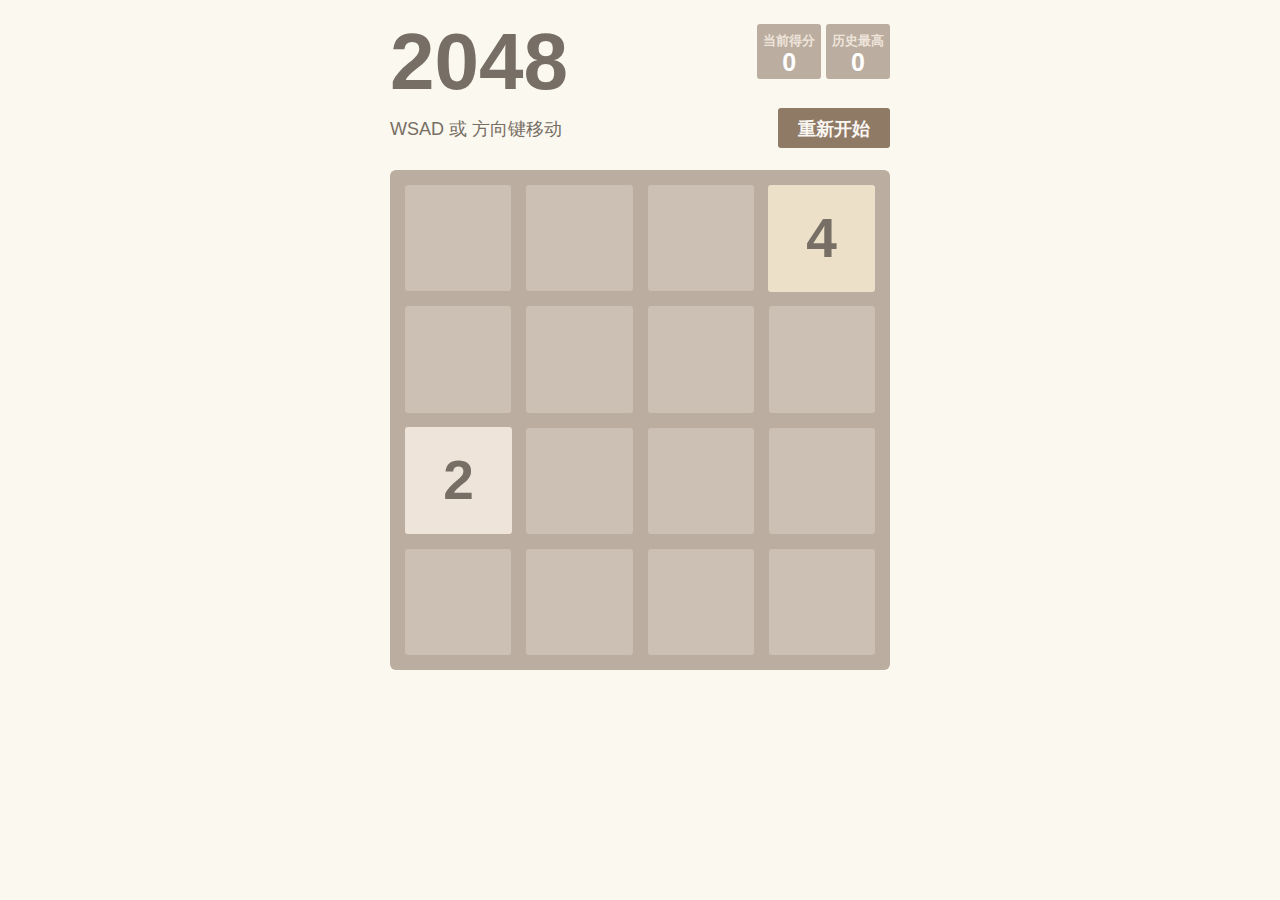
<file: index.htm>
<!DOCTYPE html>
<html>
<head>
<meta http-equiv=Content-Type content="text/html;charset=utf8">
<title>2048</title>
<meta name="apple-mobile-web-app-capable" content="yes">
<meta name="apple-mobile-web-app-status-bar-style" content="black">
<meta name="HandheldFriendly" content="True">
<meta name="MobileOptimized" content="320">
<meta name="viewport" content="width=device-width, target-densitydpi=160dpi, initial-scale=1.0, maximum-scale=1, user-scalable=no, minimal-ui">
</head>
<body>
<style>
body,html{margin:0;padding:0;background:#faf8ef;color:#776e65;font-size:18px;font-family:Clear Sans,Helvetica Neue,Arial,sans-serif}
body{margin:1pc 0}
input{display:inline-block;box-sizing:border-box;margin:0;padding:0 20px;height:40px;outline:0;border:none;border-radius:3px;background:#8f7a66;color:#f9f6f2;text-decoration:none;font:inherit;font-weight:700;line-height:42px;cursor:pointer;-webkit-appearance:none;-moz-appearance:none;appearance:none}
input[type=email],input[type=text]{padding:0 15px;background:#fcfbf9;color:#776e65;font-weight:400;cursor:auto}
input[type=email]::-webkit-input-placeholder,input[type=text]::-webkit-input-placeholder{color:#9d948c}
input[type=email]::-moz-placeholder,input[type=text]::-moz-placeholder{color:#9d948c}
input[type=email]:-ms-input-placeholder,input[type=text]:-ms-input-placeholder{color:#9d948c}
.heading:after{clear:both;display:block;content:""}
h1.title{float:left;display:block;margin:0;font-weight:700;font-size:5pc}
@-webkit-keyframes move-up{0%{top:25px;opacity:1}
to{top:-50px;opacity:0}
}
@keyframes move-up{0%{top:25px;opacity:1}
to{top:-50px;opacity:0}
}
.scores-container{float:right;text-align:right}
.best-container,.score-container{position:relative;display:inline-block;margin-top:8px;padding:15px 25px;height:25px;border-radius:3px;background:#bbada0;color:#fff;text-align:center;font-weight:700;font-size:25px;line-height:47px}
.best-container:after,.score-container:after{position:absolute;top:10px;left:0;width:100%;color:#eee4da;text-align:center;text-transform:uppercase;font-size:13px;line-height:13px}
.best-container .score-addition,.score-container .score-addition{position:absolute;right:30px;z-index:100;color:red;color:hsla(30,8%,43%,.9);font-weight:700;font-size:25px;line-height:25px;-webkit-animation:move-up .6s ease-in;animation:move-up .6s ease-in;-webkit-animation-fill-mode:both;animation-fill-mode:both}
.score-container:after{content:"当前得分"}
.best-container:after{content:"历史最高"}
p{margin-top:0;margin-bottom:10px;line-height:1.65}
a{color:#776e65;text-decoration:underline;font-weight:700;cursor:pointer}
strong.important{text-transform:uppercase}
hr{margin-top:20px;margin-bottom:30px;border:none;border-bottom:1px solid #d8d4d0}
.container{margin:0 auto;width:500px}
@-webkit-keyframes fade-in{0%{opacity:0}
to{opacity:1}
}
@keyframes fade-in{0%{opacity:0}
to{opacity:1}
}
@-webkit-keyframes slide-up{0%{margin-top:32%}
to{margin-top:20%}
}
@keyframes slide-up{0%{margin-top:32%}
to{margin-top:20%}
}
.game-container{position:relative;box-sizing:border-box;margin-top:20px;padding:15px;width:500px;height:500px;border-radius:6px;background:#bbada0;cursor:default;-webkit-touch-callout:none;-ms-touch-callout:none;-webkit-user-select:none;-moz-user-select:none;-ms-user-select:none;-ms-touch-action:none;touch-action:none}
.game-message{position:absolute;top:0;right:0;bottom:0;left:0;z-index:100;display:none;padding-top:40px;background:hsla(30,37%,89%,.73);text-align:center;-webkit-animation:fade-in .8s ease 1.2s;animation:fade-in .8s ease 1.2s;-webkit-animation-fill-mode:both;animation-fill-mode:both}
.game-message p{margin-top:222px;height:60px;font-weight:700;font-size:60px;line-height:60px}
.game-message .lower{display:block;margin-top:29px}
.game-message .mailing-list{margin-top:52px}
.game-message .mailing-list strong{display:block;margin-bottom:10px}
.game-message .mailing-list .mailing-list-email-field{margin-right:5px;width:230px}
.game-message a{display:inline-block;margin-left:9px;padding:0 20px;height:40px;border-radius:3px;background:#8f7a66;color:#f9f6f2;text-decoration:none;line-height:42px;cursor:pointer}
.game-message a.keep-playing-button{display:none}
.game-message .score-sharing{display:inline-block;margin-left:10px;vertical-align:middle}
.game-message.game-won{background:rgba(237,194,46,.5);color:#f9f6f2}
.game-message.game-won a.keep-playing-button{display:inline-block}
.game-message.game-over,.game-message.game-won{display:block}
.game-message.game-over p,.game-message.game-won p{-webkit-animation:slide-up 1.5s ease-in-out 2.5s;animation:slide-up 1.5s ease-in-out 2.5s;-webkit-animation-fill-mode:both;animation-fill-mode:both}
.game-message.game-over .mailing-list,.game-message.game-won .mailing-list{-webkit-animation:fade-in 1.5s ease-in-out 2.5s;animation:fade-in 1.5s ease-in-out 2.5s;-webkit-animation-fill-mode:both;animation-fill-mode:both}
.grid-container{position:absolute;z-index:1}
.grid-row{margin-bottom:15px}
.grid-row:last-child{margin-bottom:0}
.grid-row:after{clear:both;display:block;content:""}
.grid-cell{float:left;margin-right:15px;width:106.25px;height:106.25px;border-radius:3px;background:hsla(30,37%,89%,.35)}
.grid-cell:last-child{margin-right:0}
.tile-container{position:absolute;z-index:2}
.tile,.tile .tile-inner{width:107px;height:107px;line-height:107px}
.tile.tile-position-1-1{-webkit-transform:translate(0,0);transform:translate(0,0);-ms-transform:translate(0,0)}
.tile.tile-position-1-2{-webkit-transform:translate(0,121px);transform:translate(0,121px);-ms-transform:translate(0,121px)}
.tile.tile-position-1-3{-webkit-transform:translate(0,242px);transform:translate(0,242px);-ms-transform:translate(0,242px)}
.tile.tile-position-1-4{-webkit-transform:translate(0,363px);transform:translate(0,363px);-ms-transform:translate(0,363px)}
.tile.tile-position-2-1{-webkit-transform:translate(121px,0);transform:translate(121px,0);-ms-transform:translate(121px,0)}
.tile.tile-position-2-2{-webkit-transform:translate(121px,121px);transform:translate(121px,121px);-ms-transform:translate(121px,121px)}
.tile.tile-position-2-3{-webkit-transform:translate(121px,242px);transform:translate(121px,242px);-ms-transform:translate(121px,242px)}
.tile.tile-position-2-4{-webkit-transform:translate(121px,363px);transform:translate(121px,363px);-ms-transform:translate(121px,363px)}
.tile.tile-position-3-1{-webkit-transform:translate(242px,0);transform:translate(242px,0);-ms-transform:translate(242px,0)}
.tile.tile-position-3-2{-webkit-transform:translate(242px,121px);transform:translate(242px,121px);-ms-transform:translate(242px,121px)}
.tile.tile-position-3-3{-webkit-transform:translate(242px,242px);transform:translate(242px,242px);-ms-transform:translate(242px,242px)}
.tile.tile-position-3-4{-webkit-transform:translate(242px,363px);transform:translate(242px,363px);-ms-transform:translate(242px,363px)}
.tile.tile-position-4-1{-webkit-transform:translate(363px,0);transform:translate(363px,0);-ms-transform:translate(363px,0)}
.tile.tile-position-4-2{-webkit-transform:translate(363px,121px);transform:translate(363px,121px);-ms-transform:translate(363px,121px)}
.tile.tile-position-4-3{-webkit-transform:translate(363px,242px);transform:translate(363px,242px);-ms-transform:translate(363px,242px)}
.tile.tile-position-4-4{-webkit-transform:translate(363px,363px);transform:translate(363px,363px);-ms-transform:translate(363px,363px)}
.tile{position:absolute;-webkit-transition:.1s ease-in-out;transition:.1s ease-in-out;-webkit-transition-property:-webkit-transform;transition-property:transform}
.tile .tile-inner{z-index:10;border-radius:3px;text-align:center;font-weight:700;font-size:55px}
.tile .tile-inner,.tile.tile-2 .tile-inner{background:#eee4da}
.tile.tile-2 .tile-inner,.tile.tile-4 .tile-inner{box-shadow:0 0 30px 10px hsla(47,84%,70%,0),inset 0 0 0 1px hsla(0,0%,100%,0)}
.tile.tile-4 .tile-inner{background:#ede0c8}
.tile.tile-8 .tile-inner{background:#f2b179;color:#f9f6f2}
.tile.tile-16 .tile-inner{background:#f59563;color:#f9f6f2}
.tile.tile-32 .tile-inner{background:#f67c5f;color:#f9f6f2}
.tile.tile-64 .tile-inner{background:#f65e3b;color:#f9f6f2}
.tile.tile-128 .tile-inner{background:#edcf72;box-shadow:0 0 30px 10px hsla(47,84%,70%,.2381),inset 0 0 0 1px hsla(0,0%,100%,.14286);color:#f9f6f2;font-size:45px}
@media screen and (max-width:520px){.tile.tile-128 .tile-inner{font-size:25px}
}
.tile.tile-256 .tile-inner{background:#edcc61;box-shadow:0 0 30px 10px hsla(47,84%,70%,.31746),inset 0 0 0 1px hsla(0,0%,100%,.19048);color:#f9f6f2;font-size:45px}
@media screen and (max-width:520px){.tile.tile-256 .tile-inner{font-size:25px}
}
.tile.tile-512 .tile-inner{background:#edc850;box-shadow:0 0 30px 10px hsla(47,84%,70%,.39683),inset 0 0 0 1px hsla(0,0%,100%,.2381);color:#f9f6f2;font-size:45px}
@media screen and (max-width:520px){.tile.tile-512 .tile-inner{font-size:25px}
}
.tile.tile-1024 .tile-inner{background:#edc53f;box-shadow:0 0 30px 10px hsla(47,84%,70%,.47619),inset 0 0 0 1px hsla(0,0%,100%,.28571);color:#f9f6f2;font-size:35px}
@media screen and (max-width:520px){.tile.tile-1024 .tile-inner{font-size:15px}
}
.tile.tile-2048 .tile-inner{background:#edc22e;box-shadow:0 0 30px 10px hsla(47,84%,70%,.55556),inset 0 0 0 1px hsla(0,0%,100%,.33333);color:#f9f6f2;font-size:35px}
@media screen and (max-width:520px){.tile.tile-2048 .tile-inner{font-size:15px}
}
.tile.tile-super .tile-inner{background:#3c3a32;color:#f9f6f2;font-size:30px}
@media screen and (max-width:520px){.tile.tile-super .tile-inner{font-size:10px}
}
@-webkit-keyframes appear{0%{opacity:0;-webkit-transform:scale(0);transform:scale(0);-ms-transform:scale(0)}
to{opacity:1;-webkit-transform:scale(1);transform:scale(1);-ms-transform:scale(1)}
}
@keyframes appear{0%{opacity:0;-webkit-transform:scale(0);transform:scale(0);-ms-transform:scale(0)}
to{opacity:1;-webkit-transform:scale(1);transform:scale(1);-ms-transform:scale(1)}
}
.tile-new .tile-inner{-webkit-animation:appear .2s ease .1s;animation:appear .2s ease .1s;-webkit-animation-fill-mode:backwards;animation-fill-mode:backwards}
@-webkit-keyframes pop{0%{-webkit-transform:scale(0);transform:scale(0);-ms-transform:scale(0)}
50%{-webkit-transform:scale(1.2);transform:scale(1.2);-ms-transform:scale(1.2)}
to{-webkit-transform:scale(1);transform:scale(1);-ms-transform:scale(1)}
}
@keyframes pop{0%{-webkit-transform:scale(0);transform:scale(0);-ms-transform:scale(0)}
50%{-webkit-transform:scale(1.2);transform:scale(1.2);-ms-transform:scale(1.2)}
to{-webkit-transform:scale(1);transform:scale(1);-ms-transform:scale(1)}
}
.tile-merged .tile-inner{z-index:20;-webkit-animation:pop .2s ease .1s;animation:pop .2s ease .1s;-webkit-animation-fill-mode:backwards;animation-fill-mode:backwards}
.above-game:after{clear:both;display:block;content:""}
.game-intro{float:left;margin-bottom:0;line-height:42px}
.restart-button{float:right;padding:0 20px}
.copyright-button,.restart-button{display:inline-block;display:block;height:40px;border-radius:3px;background:#8f7a66;color:#f9f6f2;text-align:center;text-decoration:none;line-height:42px;cursor:pointer}
.copyright-button{margin-top:35px;width:100%}
.game-explanation{margin-top:50px}
.sharing{margin-top:20px;text-align:center}
.sharing>form,.sharing>iframe,.sharing>span{display:inline-block;vertical-align:middle}
@media screen and (max-width:520px){body,html{font-size:15px}
body{margin-top:0;padding:20px}
h1.title{margin-top:15px;font-size:27px}
.container{margin:0 auto;width:280px}
.best-container,.score-container{margin-top:0;padding:15px 10px;min-width:40px}
.heading{margin-bottom:10px}
.game-intro{width:55%;line-height:1.65}
.game-intro,.restart-button{display:block;box-sizing:border-box}
.restart-button{margin-top:2px;padding:0;width:42%}
.game-container{position:relative;box-sizing:border-box;margin-top:17px;padding:10px;width:280px;height:280px;border-radius:6px;background:#bbada0;cursor:default;-webkit-touch-callout:none;-ms-touch-callout:none;-webkit-user-select:none;-moz-user-select:none;-ms-user-select:none;-ms-touch-action:none;touch-action:none}
.game-message{position:absolute;top:0;right:0;bottom:0;left:0;z-index:100;display:none;padding-top:40px;background:hsla(30,37%,89%,.73);text-align:center;-webkit-animation:fade-in .8s ease 1.2s;animation:fade-in .8s ease 1.2s;-webkit-animation-fill-mode:both;animation-fill-mode:both}
.game-message p{margin-top:222px;height:60px;font-weight:700;font-size:60px;line-height:60px}
.game-message .lower{display:block;margin-top:29px}
.game-message .mailing-list{margin-top:52px}
.game-message .mailing-list strong{display:block;margin-bottom:10px}
.game-message .mailing-list .mailing-list-email-field{margin-right:5px;width:230px}
.game-message a{display:inline-block;margin-left:9px;padding:0 20px;height:40px;border-radius:3px;background:#8f7a66;color:#f9f6f2;text-decoration:none;line-height:42px;cursor:pointer}
.game-message a.keep-playing-button{display:none}
.game-message .score-sharing{display:inline-block;margin-left:10px;vertical-align:middle}
.game-message.game-won{background:rgba(237,194,46,.5);color:#f9f6f2}
.game-message.game-won a.keep-playing-button{display:inline-block}
.game-message.game-over,.game-message.game-won{display:block}
.game-message.game-over p,.game-message.game-won p{-webkit-animation:slide-up 1.5s ease-in-out 2.5s;animation:slide-up 1.5s ease-in-out 2.5s;-webkit-animation-fill-mode:both;animation-fill-mode:both}
.game-message.game-over .mailing-list,.game-message.game-won .mailing-list{-webkit-animation:fade-in 1.5s ease-in-out 2.5s;animation:fade-in 1.5s ease-in-out 2.5s;-webkit-animation-fill-mode:both;animation-fill-mode:both}
.grid-container{position:absolute;z-index:1}
.grid-row{margin-bottom:10px}
.grid-row:last-child{margin-bottom:0}
.grid-row:after{clear:both;display:block;content:""}
.grid-cell{float:left;margin-right:10px;width:57.5px;height:57.5px;border-radius:3px;background:hsla(30,37%,89%,.35)}
.grid-cell:last-child{margin-right:0}
.tile-container{position:absolute;z-index:2}
.tile,.tile .tile-inner{width:58px;height:58px;line-height:58px}
.tile.tile-position-1-1{-webkit-transform:translate(0,0);transform:translate(0,0);-ms-transform:translate(0,0)}
.tile.tile-position-1-2{-webkit-transform:translate(0,67px);transform:translate(0,67px);-ms-transform:translate(0,67px)}
.tile.tile-position-1-3{-webkit-transform:translate(0,135px);transform:translate(0,135px);-ms-transform:translate(0,135px)}
.tile.tile-position-1-4{-webkit-transform:translate(0,202px);transform:translate(0,202px);-ms-transform:translate(0,202px)}
.tile.tile-position-2-1{-webkit-transform:translate(67px,0);transform:translate(67px,0);-ms-transform:translate(67px,0)}
.tile.tile-position-2-2{-webkit-transform:translate(67px,67px);transform:translate(67px,67px);-ms-transform:translate(67px,67px)}
.tile.tile-position-2-3{-webkit-transform:translate(67px,135px);transform:translate(67px,135px);-ms-transform:translate(67px,135px)}
.tile.tile-position-2-4{-webkit-transform:translate(67px,202px);transform:translate(67px,202px);-ms-transform:translate(67px,202px)}
.tile.tile-position-3-1{-webkit-transform:translate(135px,0);transform:translate(135px,0);-ms-transform:translate(135px,0)}
.tile.tile-position-3-2{-webkit-transform:translate(135px,67px);transform:translate(135px,67px);-ms-transform:translate(135px,67px)}
.tile.tile-position-3-3{-webkit-transform:translate(135px,135px);transform:translate(135px,135px);-ms-transform:translate(135px,135px)}
.tile.tile-position-3-4{-webkit-transform:translate(135px,202px);transform:translate(135px,202px);-ms-transform:translate(135px,202px)}
.tile.tile-position-4-1{-webkit-transform:translate(202px,0);transform:translate(202px,0);-ms-transform:translate(202px,0)}
.tile.tile-position-4-2{-webkit-transform:translate(202px,67px);transform:translate(202px,67px);-ms-transform:translate(202px,67px)}
.tile.tile-position-4-3{-webkit-transform:translate(202px,135px);transform:translate(202px,135px);-ms-transform:translate(202px,135px)}
.tile.tile-position-4-4{-webkit-transform:translate(202px,202px);transform:translate(202px,202px);-ms-transform:translate(202px,202px)}
.tile .tile-inner{font-size:35px}
.game-message{padding-top:0}
.game-message p{margin-top:32%!important;margin-bottom:0!important;height:30px!important;font-size:30px!important;line-height:30px!important}
.game-message .lower{margin-top:10px!important}
.game-message.game-won .score-sharing{margin-top:10px}
.game-message.game-over .mailing-list{margin-top:25px}
.game-message .mailing-list{margin-top:10px}
.game-message .mailing-list .mailing-list-email-field{width:180px}
.sharing>form,.sharing>iframe,.sharing>span{display:block;margin:0 auto;margin-bottom:20px}
}
.pp-donate button{display:inline-block;padding:0 20px;height:40px;border:none;border-radius:3px;background:#8f7a66;color:inherit;color:#f9f6f2;text-decoration:none;font:inherit;line-height:42px;cursor:pointer;-webkit-appearance:none;-moz-appearance:none;appearance:none}
.pp-donate button img{margin-right:8px;vertical-align:-4px}
.btc-donate{position:relative;display:inline-block;margin-left:10px;padding:0 20px;height:40px;border-radius:3px;background:#8f7a66;color:#f9f6f2;text-decoration:none;line-height:42px;cursor:pointer}
.btc-donate img{margin-right:8px;vertical-align:-4px}
.btc-donate a{color:#f9f6f2;text-decoration:none;font-weight:400}
.btc-donate .address{position:absolute;top:-30px;right:50%;margin-right:-170px;padding-bottom:7px;width:340px;opacity:0;cursor:auto;-webkit-transition:.4s ease;transition:.4s ease;-webkit-transition-property:top,opacity;transition-property:top,opacity;pointer-events:none}
.btc-donate .address:after{position:absolute;bottom:0;left:50%;margin-left:-7px;border-top:10px solid #bbada0;border-right:7px solid transparent;border-left:7px solid transparent;content:""}
.btc-donate .address code{padding:10px 15px;width:100%;border-radius:3px;background-color:#bbada0;text-align:center;font-weight:400;font-size:15px;font-family:Consolas,Liberation Mono,Courier,monospace;line-height:1}
.btc-donate .address:hover .address,.btc-donate:hover .address{top:-45px;opacity:1;pointer-events:auto}
@media screen and (max-width:520px){.btc-donate{width:90pt}
.btc-donate .address{margin-right:-150px;width:300px}
.btc-donate .address code{font-size:13px}
.btc-donate .address:after{bottom:2px;left:50%}
}
@-webkit-keyframes pop-in-big{0%{margin-top:-56px;opacity:0;-webkit-transform:scale(0) translateZ(0);transform:scale(0) translateZ(0)}
to{margin-top:30px;opacity:1;-webkit-transform:scale(1) translateZ(0);transform:scale(1) translateZ(0)}
}
@keyframes pop-in-big{0%{margin-top:-56px;opacity:0;-webkit-transform:scale(0) translateZ(0);transform:scale(0) translateZ(0)}
to{margin-top:30px;opacity:1;-webkit-transform:scale(1) translateZ(0);transform:scale(1) translateZ(0)}
}
@-webkit-keyframes pop-in-small{0%{margin-top:-76px;opacity:0;-webkit-transform:scale(0) translateZ(0);transform:scale(0) translateZ(0)}
to{margin-top:10px;opacity:1;-webkit-transform:scale(1) translateZ(0);transform:scale(1) translateZ(0)}
}
@keyframes pop-in-small{0%{margin-top:-76px;opacity:0;-webkit-transform:scale(0) translateZ(0);transform:scale(0) translateZ(0)}
to{margin-top:10px;opacity:1;-webkit-transform:scale(1) translateZ(0);transform:scale(1) translateZ(0)}
}
.app-notice{position:relative;box-sizing:border-box;margin-top:30px;padding:18px;height:56px;border-radius:3px;background:#edc53f;color:#fff;-webkit-animation:pop-in-big .7s ease 2s both;animation:pop-in-big .7s ease 2s both}
.app-notice:after{clear:both;display:block;content:""}
.app-notice .notice-close-button{float:right;margin-left:10px;font-weight:700;opacity:.7;cursor:pointer}
.app-notice p{margin-bottom:0}
.app-notice,.app-notice p{line-height:20px}
.app-notice a{color:#fff}
@media screen and (max-width:520px){.app-notice{margin-top:10px;height:76px;-webkit-animation:pop-in-small .7s ease 2s both;animation:pop-in-small .7s ease 2s both}
}
.links{margin-top:20px;text-align:center}
.privacy{word-wrap:break-word}
</style>
<div class="container">
	<div class="heading">
	<h1 class="title">2048</h1>
	<div class="scores-container">
		<div class="score-container">0</div>
		<div class="best-container">0</div>
	</div>
	</div>
	<div class="above-game">
	<p class="game-intro">WSAD 或 方向键移动</p>
	<a class="restart-button">重新开始</a>
	</div>
	<div class="game-container">
	<div class="game-message">
		<p></p>
		<div class="lower">
		<a class="keep-playing-button">继续</a>
		<a class="retry-button">再来一次</a>
		</div>
	</div>

	<div class="grid-container">
		<div class="grid-row">
		<div class="grid-cell"></div>
		<div class="grid-cell"></div>
		<div class="grid-cell"></div>
		<div class="grid-cell"></div>
		</div>
		<div class="grid-row">
		<div class="grid-cell"></div>
		<div class="grid-cell"></div>
		<div class="grid-cell"></div>
		<div class="grid-cell"></div>
		</div>
		<div class="grid-row">
		<div class="grid-cell"></div>
		<div class="grid-cell"></div>
		<div class="grid-cell"></div>
		<div class="grid-cell"></div>
		</div>
		<div class="grid-row">
		<div class="grid-cell"></div>
		<div class="grid-cell"></div>
		<div class="grid-cell"></div>
		<div class="grid-cell"></div>
		</div>
	</div>
	<div class="tile-container">
	</div>
	</div>
</div>
<script>
	(function () {
		var lastTime = 0;
		var vendors = ['webkit', 'moz'];
		for (var x = 0; x < vendors.length && !window.requestAnimationFrame; ++x) {
			window.requestAnimationFrame = window[vendors[x] + 'RequestAnimationFrame'];
			window.cancelAnimationFrame = window[vendors[x] + 'CancelAnimationFrame'] || window[vendors[x] + 'CancelRequestAnimationFrame'];
		}

		if (!window.requestAnimationFrame) {
			window.requestAnimationFrame = function (callback) {
			var currTime = new Date().getTime();
			var timeToCall = Math.max(0, 16 - (currTime - lastTime));
			var id = window.setTimeout(function () {
				callback(currTime + timeToCall);
				},
				timeToCall);
			lastTime = currTime + timeToCall;
			return id;
			};
		}

		if (!window.cancelAnimationFrame) {
			window.cancelAnimationFrame = function (id) {
			clearTimeout(id);
			};
		}
	}());

	// Wait till the browser is ready to render the game (avoids glitches)
	window.requestAnimationFrame(function () {
		new GameManager(4, KeyboardInputManager, HTMLActuator, LocalStorageManager);

		// TODO: This code is in need of a refactor (along with the rest)
		var storage = new LocalStorageManager;
		var noticeClose = document.querySelector(".notice-close-button");
		var notice = document.querySelector(".app-notice");
		if (storage.getNoticeClosed()) {
			notice.parentNode.removeChild(notice);
		} else {
			noticeClose.addEventListener("click", function () {
			notice.parentNode.removeChild(notice);
			storage.setNoticeClosed(true);
			ga("send", "event", "notice", "closed");
			});
		}
	});

	Function.prototype.bind = Function.prototype.bind || function (target) {
		var self = this;
		return function (args) {
		if (!(args instanceof Array)) {
			args = [args];
		}
		self.apply(target, args);
		};
	};

	(function () {
	if (typeof window.Element === "undefined" || "classList" in document.documentElement) {
		return;
	}

	var prototype = Array.prototype,
	push = prototype.push,
	splice = prototype.splice,
	join = prototype.join;

	function DOMTokenList(el) {
		this.el = el;
		// The className needs to be trimmed and split on whitespace to retrieve a list of classes.
		var classes = el.className.replace(/^s+|s+$/g, '').split(/s+/);
		for (var i = 0; i < classes.length; i++) {
			push.call(this, classes[i]);
		}
	}

	DOMTokenList.prototype = {
		add: function (token) {
		if (this.contains(token)) return;
		push.call(this, token);
		this.el.className = this.toString();
		},
		contains: function (token) {
		return this.el.className.indexOf(token) != -1;
		},
		item: function (index) {
		return this[index] || null;
		},
		remove: function (token) {
		if (!this.contains(token)) return;
		for (var i = 0; i < this.length; i++) {
			if (this[i] == token) break;
		}
		splice.call(this, i, 1);
		this.el.className = this.toString();
		},
		toString: function () {
		return join.call(this, ' ');
		},
		toggle: function (token) {
		if (!this.contains(token)) {
			this.add(token);
		} else {
			this.remove(token);
		}
		return this.contains(token);
		}
	};

	window.DOMTokenList = DOMTokenList;

	function defineElementGetter(obj, prop, getter) {
		if (Object.defineProperty) {
		Object.defineProperty(obj, prop, {
			get: getter
		});
		} else {
			obj.__defineGetter__(prop, getter);
		}
	}

defineElementGetter(HTMLElement.prototype, 'classList', function () {
		return new DOMTokenList(this);
	});
	})();

	function GameManager(size, InputManager, Actuator, StorageManager) {
		this.size = size; // Size of the grid
		this.inputManager = new InputManager;
		this.storageManager = new StorageManager;
		this.actuator = new Actuator;
		this.startTiles = 2;
		this.inputManager.on("move", this.move.bind(this));
		this.inputManager.on("restart", this.restart.bind(this));
		this.inputManager.on("keepPlaying", this.keepPlaying.bind(this));
		this.setup();
	}

	// Restart the game
	GameManager.prototype.restart = function () {
		this.storageManager.clearGameState();
		this.actuator.continueGame(); // Clear the game won/lost message
		this.setup();
	};

	// Keep playing after winning (allows going over 2048)
	GameManager.prototype.keepPlaying = function () {
		this.keepPlaying = true;
		this.actuator.continueGame(); // Clear the game win/lost message
	};

	// Return true if the game is lost, or has won and the user hasn't kept playing
	GameManager.prototype.isGameTerminated = function () {
		return this.over || (this.won && !this.keepPlaying);
	};

	// Set up the game
	GameManager.prototype.setup = function () {
		var previousState = this.storageManager.getGameState();

		// Reload the game from a previous game if present
		if (previousState) {
			this.grid = new Grid(previousState.grid.size,
			previousState.grid.cells);
			this.score = previousState.score;
			this.over = previousState.over;
			this.won = previousState.won;
			this.keepPlaying = previousState.keepPlaying;
		} else {
			this.grid = new Grid(this.size);
			this.score = 0;
			this.over = false;
			this.won = false;
			this.keepPlaying = false;
			this.addStartTiles();
		}
		this.actuate();
	};

	// Set up the initial tiles to start the game with
	GameManager.prototype.addStartTiles = function () {
		for (var i = 0; i < this.startTiles; i++) {
			this.addRandomTile();
		}
	};

	// Adds a tile in a random position
	GameManager.prototype.addRandomTile = function () {
		if (this.grid.cellsAvailable()) {
			var value = Math.random() < 0.9 ? 2 : 4;
			var tile = new Tile(this.grid.randomAvailableCell(), value);
			this.grid.insertTile(tile);
		}
	};

	// Sends the updated grid to the actuator
	GameManager.prototype.actuate = function () {
		if (this.storageManager.getBestScore() < this.score) {
			this.storageManager.setBestScore(this.score);
		}

		// Clear the state when the game is over (game over only, not win)
		if (this.over) {
			this.storageManager.clearGameState();
		} else {
			this.storageManager.setGameState(this.serialize());
		}

		this.actuator.actuate(this.grid, {
			score: this.score,
			over: this.over,
			won: this.won,
			bestScore: this.storageManager.getBestScore(),
			terminated: this.isGameTerminated()
		});
	};

	// Represent the current game as an object
	GameManager.prototype.serialize = function () {
		return {
			grid: this.grid.serialize(),
			score: this.score,
			over: this.over,
			won: this.won,
			keepPlaying: this.keepPlaying
		};
	};

	// Save all tile positions and remove merger info
	GameManager.prototype.prepareTiles = function () {
		this.grid.eachCell(function (x, y, tile) {
			if (tile) {
			tile.mergedFrom = null;
			tile.savePosition();
			}
		});
	};

	// Move a tile and its representation
	GameManager.prototype.moveTile = function (tile, cell) {
		this.grid.cells[tile.x][tile.y] = null;
		this.grid.cells[cell.x][cell.y] = tile;
		tile.updatePosition(cell);
	};

	// Move tiles on the grid in the specified direction
	GameManager.prototype.move = function (direction) {
		// 0: up, 1: right, 2: down, 3: left
		var self = this;

		if (this.isGameTerminated()) return; // Don't do anything if the game's over

		var cell, tile;
		var vector = this.getVector(direction);
		var traversals = this.buildTraversals(vector);
		var moved = false;

		// Save the current tile positions and remove merger information
		this.prepareTiles();

		// Traverse the grid in the right direction and move tiles
		traversals.x.forEach(function (x) {
			traversals.y.forEach(function (y) {
				cell = { x: x, y: y };
				tile = self.grid.cellContent(cell);

				if (tile) {
					var positions = self.findFarthestPosition(cell, vector);
					var next = self.grid.cellContent(positions.next);

					// Only one merger per row traversal?
					if (next && next.value === tile.value && !next.mergedFrom) {
					var merged = new Tile(positions.next, tile.value * 2);
					merged.mergedFrom = [tile, next];

					self.grid.insertTile(merged);
					self.grid.removeTile(tile);

					// Converge the two tiles' positions
					tile.updatePosition(positions.next);

					// Update the score
					self.score += merged.value;

					// The mighty 2048 tile
					if (merged.value === 2048) self.won = true;
						} else {
					self.moveTile(tile, positions.farthest);
					}

					if (!self.positionsEqual(cell, tile)) {
						moved = true; // The tile moved from its original cell!
					}
				}
			});
		});

		if (moved) {
			this.addRandomTile();
			if (!this.movesAvailable()) {
				this.over = true; // Game over!
			}
			this.actuate();
		}
	};

	// Get the vector representing the chosen direction
	GameManager.prototype.getVector = function (direction) {
		// Vectors representing tile movement
		var map = {
			0: { x: 0, y: -1 }, // Up
			1: { x: 1, y: 0 }, // Right
			2: { x: 0, y: 1 }, // Down
			3: { x: -1, y: 0 } // Left
		};

		return map[direction];
	};

	// Build a list of positions to traverse in the right order
	GameManager.prototype.buildTraversals = function (vector) {
	var traversals = { x: [], y: [] };

	for (var pos = 0; pos < this.size; pos++) {
		traversals.x.push(pos);
		traversals.y.push(pos);
	}

	// Always traverse from the farthest cell in the chosen direction
	if (vector.x === 1) traversals.x = traversals.x.reverse();
	if (vector.y === 1) traversals.y = traversals.y.reverse();
		return traversals;
	};

	GameManager.prototype.findFarthestPosition = function (cell, vector) {
		var previous;

		// Progress towards the vector direction until an obstacle is found
		do {
		previous = cell;
		cell = { x: previous.x + vector.x, y: previous.y + vector.y };
		} while (this.grid.withinBounds(cell) && this.grid.cellAvailable(cell));

		return {
			farthest: previous,
			next: cell // Used to check if a merge is required
		};
	};

	GameManager.prototype.movesAvailable = function () {
		return this.grid.cellsAvailable() || this.tileMatchesAvailable();
	};

	// Check for available matches between tiles (more expensive check)
	GameManager.prototype.tileMatchesAvailable = function () {
		var self = this;
		var tile;
		for (var x = 0; x < this.size; x++) {
			for (var y = 0; y < this.size; y++) {
			tile = this.grid.cellContent({ x: x, y: y });
			if (tile) {
				for (var direction = 0; direction < 4; direction++) {
				var vector = self.getVector(direction);
				var cell = { x: x + vector.x, y: y + vector.y };
				var other = self.grid.cellContent(cell);
				if (other && other.value === tile.value) {
					return true; // These two tiles can be merged
				}
				}
			}
			}
		}
		return false;
	};

	GameManager.prototype.positionsEqual = function (first, second) {
		return first.x === second.x && first.y === second.y;
	};

	function Grid(size, previousState) {
		this.size = size;
		this.cells = previousState ? this.fromState(previousState) : this.empty();
	}

	// Build a grid of the specified size
	Grid.prototype.empty = function () {
		var cells = [];
		for (var x = 0; x < this.size; x++) {
			var row = cells[x] = [];
			for (var y = 0; y < this.size; y++) {
			row.push(null);
			}
		}
		return cells;
	};

	Grid.prototype.fromState = function (state) {
		var cells = [];
		for (var x = 0; x < this.size; x++) {
			var row = cells[x] = [];
			for (var y = 0; y < this.size; y++) {
			var tile = state[x][y];
			row.push(tile ? new Tile(tile.position, tile.value) : null);
			}
		}
		return cells;
	};

	// Find the first available random position
	Grid.prototype.randomAvailableCell = function () {
		var cells = this.availableCells();
		if (cells.length) {
			return cells[Math.floor(Math.random() * cells.length)];
		}
	};

	Grid.prototype.availableCells = function () {
		var cells = [];
		this.eachCell(function (x, y, tile) {
			if (!tile) {
			cells.push({ x: x, y: y });
			}
		});
		return cells;
	};

	// Call callback for every cell
	Grid.prototype.eachCell = function (callback) {
		for (var x = 0; x < this.size; x++) {
			for (var y = 0; y < this.size; y++) {
			callback(x, y, this.cells[x][y]);
			}
		}
	};

	// Check if there are any cells available
	Grid.prototype.cellsAvailable = function () {
		return !!this.availableCells().length;
	};

	// Check if the specified cell is taken
	Grid.prototype.cellAvailable = function (cell) {
		return !this.cellOccupied(cell);
	};

	Grid.prototype.cellOccupied = function (cell) {
		return !!this.cellContent(cell);
	};

	Grid.prototype.cellContent = function (cell) {
		if (this.withinBounds(cell)) {
			return this.cells[cell.x][cell.y];
		} else {
			return null;
		}
	};

	// Inserts a tile at its position
	Grid.prototype.insertTile = function (tile) {
		this.cells[tile.x][tile.y] = tile;
	};

	Grid.prototype.removeTile = function (tile) {
		this.cells[tile.x][tile.y] = null;
	};

	Grid.prototype.withinBounds = function (position) {
		return position.x >= 0 && position.x < this.size &&	position.y >= 0 && position.y < this.size;
	};

	Grid.prototype.serialize = function () {
		var cellState = [];
		for (var x = 0; x < this.size; x++) {
			var row = cellState[x] = [];
			for (var y = 0; y < this.size; y++) {
			row.push(this.cells[x][y] ? this.cells[x][y].serialize() : null);
			}
		}
		return {
			size: this.size,
			cells: cellState
		};
	};

	function HTMLActuator() {
		this.tileContainer = document.querySelector(".tile-container");
		this.scoreContainer = document.querySelector(".score-container");
		this.bestContainer = document.querySelector(".best-container");
		this.messageContainer = document.querySelector(".game-message");
		this.sharingContainer = document.querySelector(".score-sharing");
		this.score = 0;
	}

	HTMLActuator.prototype.actuate = function (grid, metadata) {
		var self = this;

		window.requestAnimationFrame(function () {
			self.clearContainer(self.tileContainer);
			grid.cells.forEach(function (column) {
				column.forEach(function (cell) {
					if (cell) {
						self.addTile(cell);
					}
				});
			});

			self.updateScore(metadata.score);
			self.updateBestScore(metadata.bestScore);

			if (metadata.terminated) {
				if (metadata.over) {
					self.message(false); // You lose
				} else if (metadata.won) {
					self.message(true); // You win
				}
			}
		});
	};

	// Continues the game (both restart and keep playing)
	HTMLActuator.prototype.continueGame = function () {
	if (typeof ga !== "undefined") {
		ga("send", "event", "game", "restart");
	}

	this.clearMessage();
	};

	HTMLActuator.prototype.clearContainer = function (container) {
		while (container.firstChild) {
			container.removeChild(container.firstChild);
		}
	};

	HTMLActuator.prototype.addTile = function (tile) {
	var self = this;
	var wrapper = document.createElement("div");
	var inner = document.createElement("div");
	var position = tile.previousPosition || { x: tile.x, y: tile.y };
	var positionClass = this.positionClass(position);

	// We can't use classlist because it somehow glitches when replacing classes
	var classes = ["tile", "tile-" + tile.value, positionClass];
	if (tile.value > 2048) classes.push("tile-super");
	this.applyClasses(wrapper, classes);
	inner.classList.add("tile-inner");
	inner.textContent = tile.value;
	if (tile.previousPosition) {
		// Make sure that the tile gets rendered in the previous position first
		window.requestAnimationFrame(function () {
			classes[2] = self.positionClass({ x: tile.x, y: tile.y });
			self.applyClasses(wrapper, classes); // Update the position
		});
	} else if (tile.mergedFrom) {
		classes.push("tile-merged");
		this.applyClasses(wrapper, classes);

		// Render the tiles that merged
		tile.mergedFrom.forEach(function (merged) {
		self.addTile(merged);
		});
	} else {
		classes.push("tile-new");
		this.applyClasses(wrapper, classes);
	}

	// Add the inner part of the tile to the wrapper
	wrapper.appendChild(inner);

	// Put the tile on the board
	this.tileContainer.appendChild(wrapper);
	};

	HTMLActuator.prototype.applyClasses = function (element, classes) {
		element.setAttribute("class", classes.join(" "));
	};

	HTMLActuator.prototype.normalizePosition = function (position) {
		return { x: position.x + 1, y: position.y + 1 };
	};

	HTMLActuator.prototype.positionClass = function (position) {
		position = this.normalizePosition(position);
		return "tile-position-" + position.x + "-" + position.y;
	};

	HTMLActuator.prototype.updateScore = function (score) {
		this.clearContainer(this.scoreContainer);
		var difference = score - this.score;
		this.score = score;
		this.scoreContainer.textContent = this.score;
		if (difference > 0) {
			var addition = document.createElement("div");
			addition.classList.add("score-addition");
			addition.textContent = "+" + difference;
			this.scoreContainer.appendChild(addition);
		}
	};

	HTMLActuator.prototype.updateBestScore = function (bestScore) {
		this.bestContainer.textContent = bestScore;
	};

	HTMLActuator.prototype.message = function (won) {
		var type = won ? "game-won" : "game-over";
		var message = won ? "游戏胜利!" : "游戏结束!";
		if (typeof ga !== "undefined") {
			ga("send", "event", "game", "end", type, this.score);
		}

		this.messageContainer.classList.add(type);
		this.messageContainer.getElementsByTagName("p")[0].textContent = message;
		this.clearContainer(this.sharingContainer);
		this.sharingContainer.appendChild(this.scoreTweetButton());
		twttr.widgets.load();
	};

	HTMLActuator.prototype.clearMessage = function () {
		// IE only takes one value to remove at a time.
		this.messageContainer.classList.remove("game-won");
		this.messageContainer.classList.remove("game-over");
	};

	HTMLActuator.prototype.scoreTweetButton = function () {
		var tweet = document.createElement("a");
		tweet.classList.add("twitter-share-button");
		tweet.setAttribute("href", "https://twitter.com/share");
		tweet.setAttribute("data-via", "gabrielecirulli");
		tweet.setAttribute("data-url", "http://git.io/2048");
		tweet.setAttribute("data-counturl", "http://gabrielecirulli.github.io/2048/");
		tweet.textContent = "Tweet";

		var text = "I scored " + this.score + " points at 2048, a game where you join numbers to score high! #2048game";
		tweet.setAttribute("data-text", text);
		return tweet;
	};

	function KeyboardInputManager() {
		this.events = {};

		if (window.navigator.msPointerEnabled) {
				//Internet Explorer 10 style
				this.eventTouchstart = "MSPointerDown";
				this.eventTouchmove = "MSPointerMove";
				this.eventTouchend = "MSPointerUp";
			} else {
				this.eventTouchstart = "touchstart";
				this.eventTouchmove = "touchmove";
				this.eventTouchend = "touchend";
			}
		this.listen();
	}

	KeyboardInputManager.prototype.on = function (event, callback) {
		if (!this.events[event]) {
			this.events[event] = [];
		}
		this.events[event].push(callback);
	};

	KeyboardInputManager.prototype.emit = function (event, data) {
		var callbacks = this.events[event];
		if (callbacks) {
			callbacks.forEach(function (callback) {
				callback(data);
			});
		}
	};

	KeyboardInputManager.prototype.listen = function () {
			var self = this;
			var map = {
				38: 0, // Up
				39: 1, // Right
				40: 2, // Down
				37: 3, // Left
				87: 0, // W
				68: 1, // D
				83: 2, // S
				65: 3 // A
			};

			// Respond to direction keys
			document.addEventListener("keydown", function (event) {
				var modifiers = event.altKey || event.ctrlKey || event.metaKey || event.shiftKey;
				var mapped = map[event.which];

				// Ignore the event if it's happening in a text field
				if (self.targetIsInput(event)) return;
				if (!modifiers) {
				if (mapped !== undefined) {
					event.preventDefault();
					self.emit("move", mapped);
				}
				}

				// R key restarts the game
				//if (!modifiers && event.which === 82) {
				//	self.restart.call(self, event);
				//}
		});

		// Respond to button presses
		this.bindButtonPress(".retry-button", this.restart);
		this.bindButtonPress(".restart-button", this.restart);
		this.bindButtonPress(".keep-playing-button", this.keepPlaying);

		// Respond to swipe events
		var touchStartClientX, touchStartClientY;
		var gameContainer = document.getElementsByClassName("game-container")[0];

		gameContainer.addEventListener(this.eventTouchstart, function (event) {
			if ((!window.navigator.msPointerEnabled && event.touches.length > 1) || event.targetTouches.length > 1 || self.targetIsInput(event)) {
				return; // Ignore if touching with more than 1 finger or touching input
			}

			if (window.navigator.msPointerEnabled) {
				touchStartClientX = event.pageX;
				touchStartClientY = event.pageY;
			} else {
				touchStartClientX = event.touches[0].clientX;
				touchStartClientY = event.touches[0].clientY;
			}
			event.preventDefault();
		});
		gameContainer.addEventListener(this.eventTouchmove, function (event) {
			event.preventDefault();
		});

		gameContainer.addEventListener(this.eventTouchend, function (event) {
			if ((!window.navigator.msPointerEnabled && event.touches.length > 0) || event.targetTouches.length > 0 || self.targetIsInput(event)) {
				return; // Ignore if still touching with one or more fingers or input
			}

			var touchEndClientX, touchEndClientY;
			if (window.navigator.msPointerEnabled) {
				touchEndClientX = event.pageX;
				touchEndClientY = event.pageY;
			} else {
				touchEndClientX = event.changedTouches[0].clientX;
				touchEndClientY = event.changedTouches[0].clientY;
			}

			var dx = touchEndClientX - touchStartClientX;
			var absDx = Math.abs(dx);
			var dy = touchEndClientY - touchStartClientY;
			var absDy = Math.abs(dy);
			if (Math.max(absDx, absDy) > 10) {
				// (right : left) : (down : up)
				self.emit("move", absDx > absDy ? (dx > 0 ? 1 : 3) : (dy > 0 ? 2 : 0));
			}
		});
	};

	KeyboardInputManager.prototype.restart = function (event) {
		event.preventDefault();
		this.emit("restart");
	};

	KeyboardInputManager.prototype.keepPlaying = function (event) {
		event.preventDefault();
		this.emit("keepPlaying");
	};

	KeyboardInputManager.prototype.bindButtonPress = function (selector, fn) {
		var button = document.querySelector(selector);
		button.addEventListener("click", fn.bind(this));
		button.addEventListener(this.eventTouchend, fn.bind(this));
	};

	KeyboardInputManager.prototype.targetIsInput = function (event) {
		return event.target.tagName.toLowerCase() === "input";
	};


	window.fakeStorage = {
		_data: {},

		setItem: function (id, val) {
			return this._data[id] = String(val);
		},

		getItem: function (id) {
			return this._data.hasOwnProperty(id) ? this._data[id] : undefined;
		},

		removeItem: function (id) {
			return delete this._data[id];
		},

		clear: function () {
			return this._data = {};
		}
	};

	function LocalStorageManager() {
		this.bestScoreKey = "bestScore";
		this.gameStateKey = "gameState";
		this.noticeClosedKey = "noticeClosed";

		var supported = this.localStorageSupported();
		this.storage = supported ? window.localStorage : window.fakeStorage;
	}

	LocalStorageManager.prototype.localStorageSupported = function () {
		var testKey = "test";
		var storage = window.localStorage;

		try {
			storage.setItem(testKey, "1");
			storage.removeItem(testKey);
			return true;
		} catch (error) {
			return false;
		}
	};

	// Best score getters/setters
	LocalStorageManager.prototype.getBestScore = function () {
		return this.storage.getItem(this.bestScoreKey) || 0;
	};

	LocalStorageManager.prototype.setBestScore = function (score) {
		this.storage.setItem(this.bestScoreKey, score);
	};

	// Game state getters/setters and clearing
	LocalStorageManager.prototype.getGameState = function () {
		var stateJSON = this.storage.getItem(this.gameStateKey);
		return stateJSON ? JSON.parse(stateJSON) : null;
	};

	LocalStorageManager.prototype.setGameState = function (gameState) {
		this.storage.setItem(this.gameStateKey, JSON.stringify(gameState));
	};

	LocalStorageManager.prototype.clearGameState = function () {
		this.storage.removeItem(this.gameStateKey);
	};

	LocalStorageManager.prototype.setNoticeClosed = function (noticeClosed) {
		this.storage.setItem(this.noticeClosedKey, JSON.stringify(noticeClosed));
	};

	LocalStorageManager.prototype.getNoticeClosed = function () {
		return JSON.parse(this.storage.getItem(this.noticeClosedKey) || "false");
	};

	function Tile(position, value) {
		this.x  = position.x;
		this.y  = position.y;
		this.value = value || 2;
		this.previousPosition = null;
		this.mergedFrom = null; // Tracks tiles that merged together
	}

	Tile.prototype.savePosition = function () {
		this.previousPosition = { x: this.x, y: this.y };
	};

	Tile.prototype.updatePosition = function (position) {
		this.x = position.x;
		this.y = position.y;
	};

	Tile.prototype.serialize = function () {
		return {
			position: {
				x: this.x,
				y: this.y
			},
			value: this.value
		};
	};
</script>
</body>
</html>
</file>
